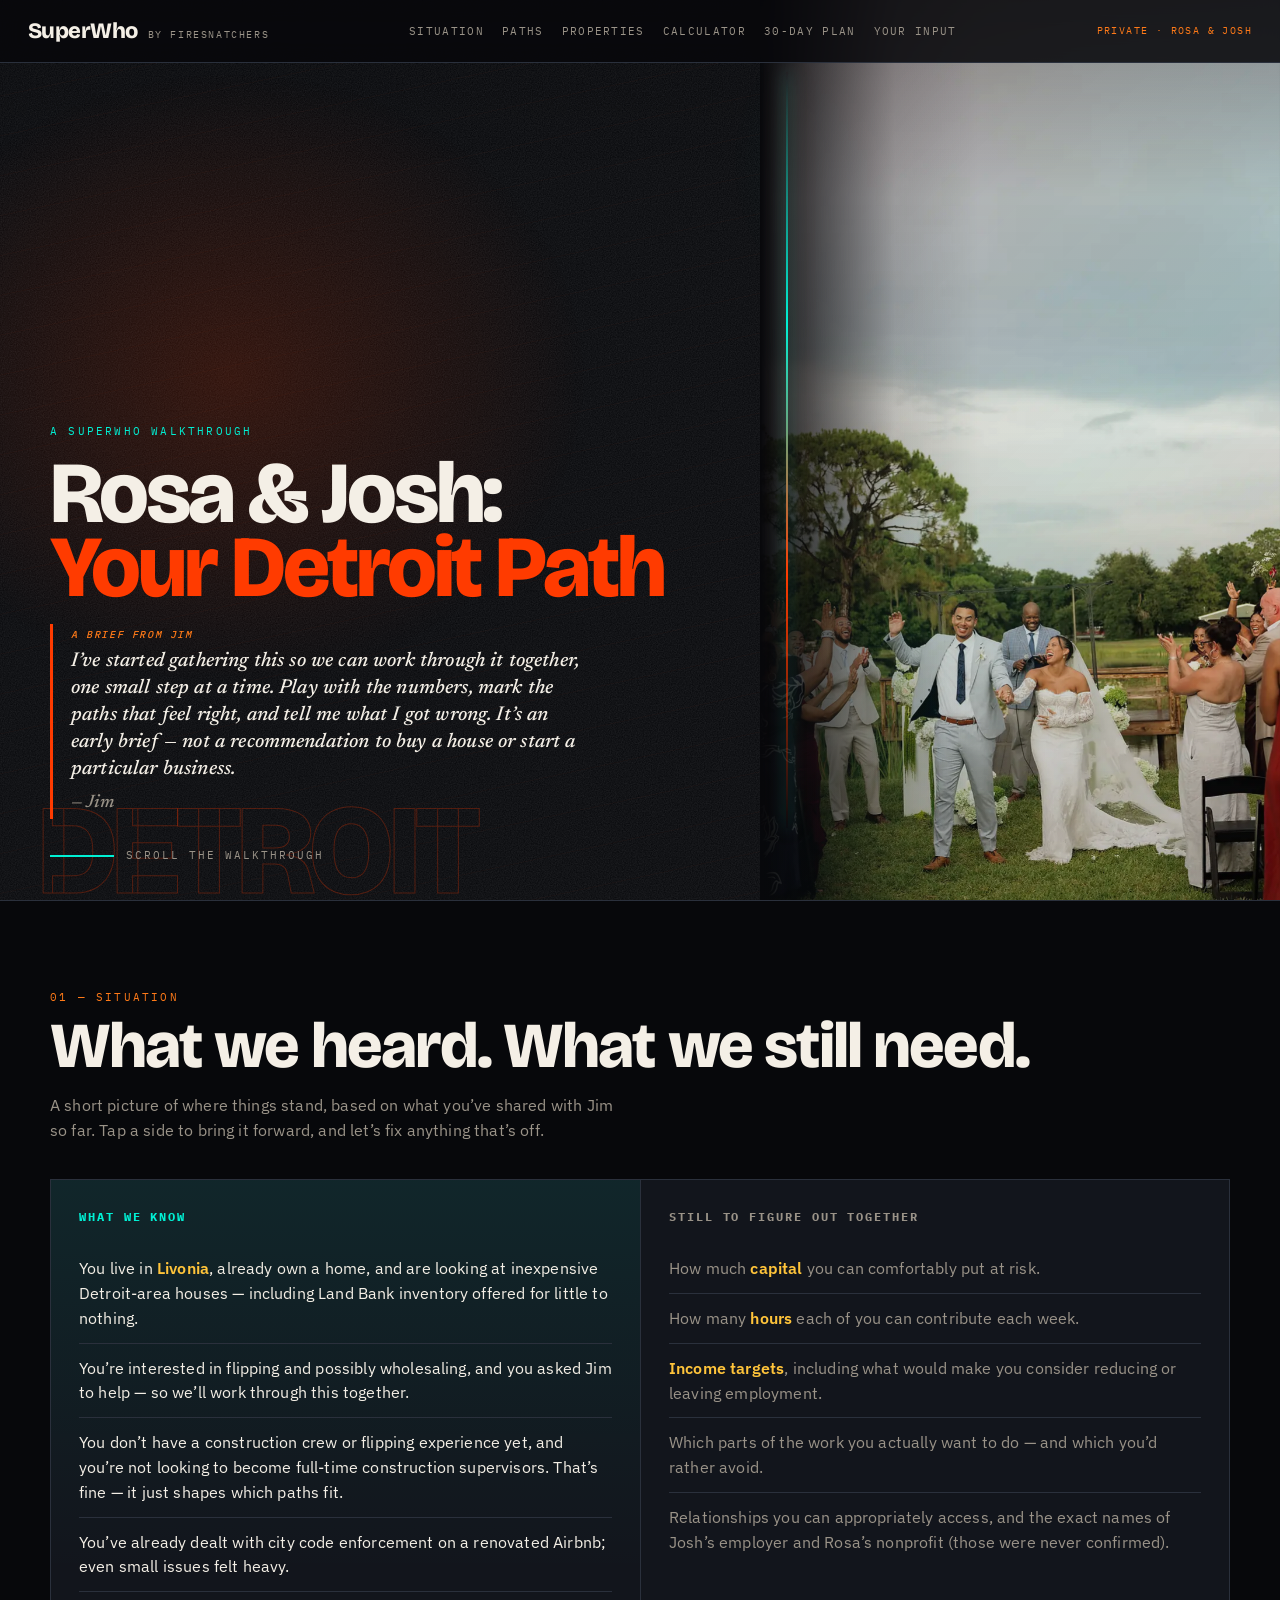
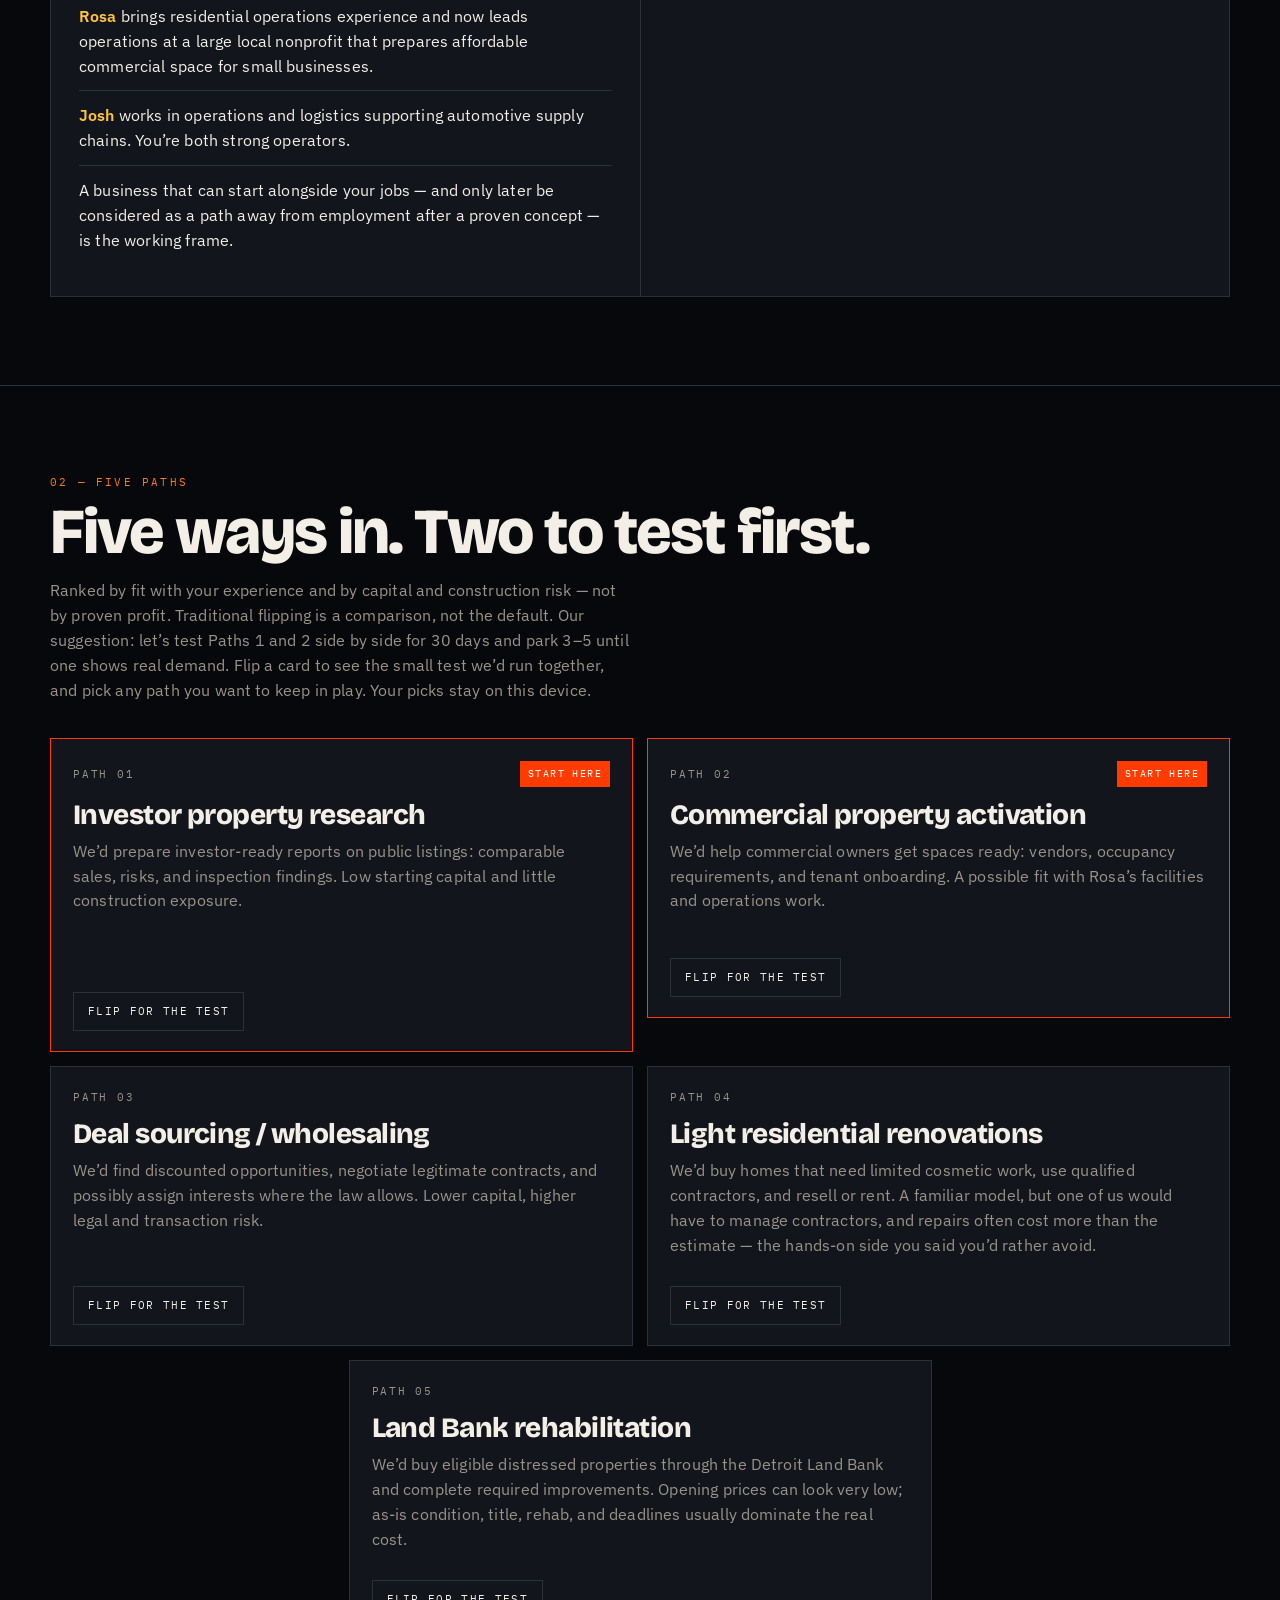
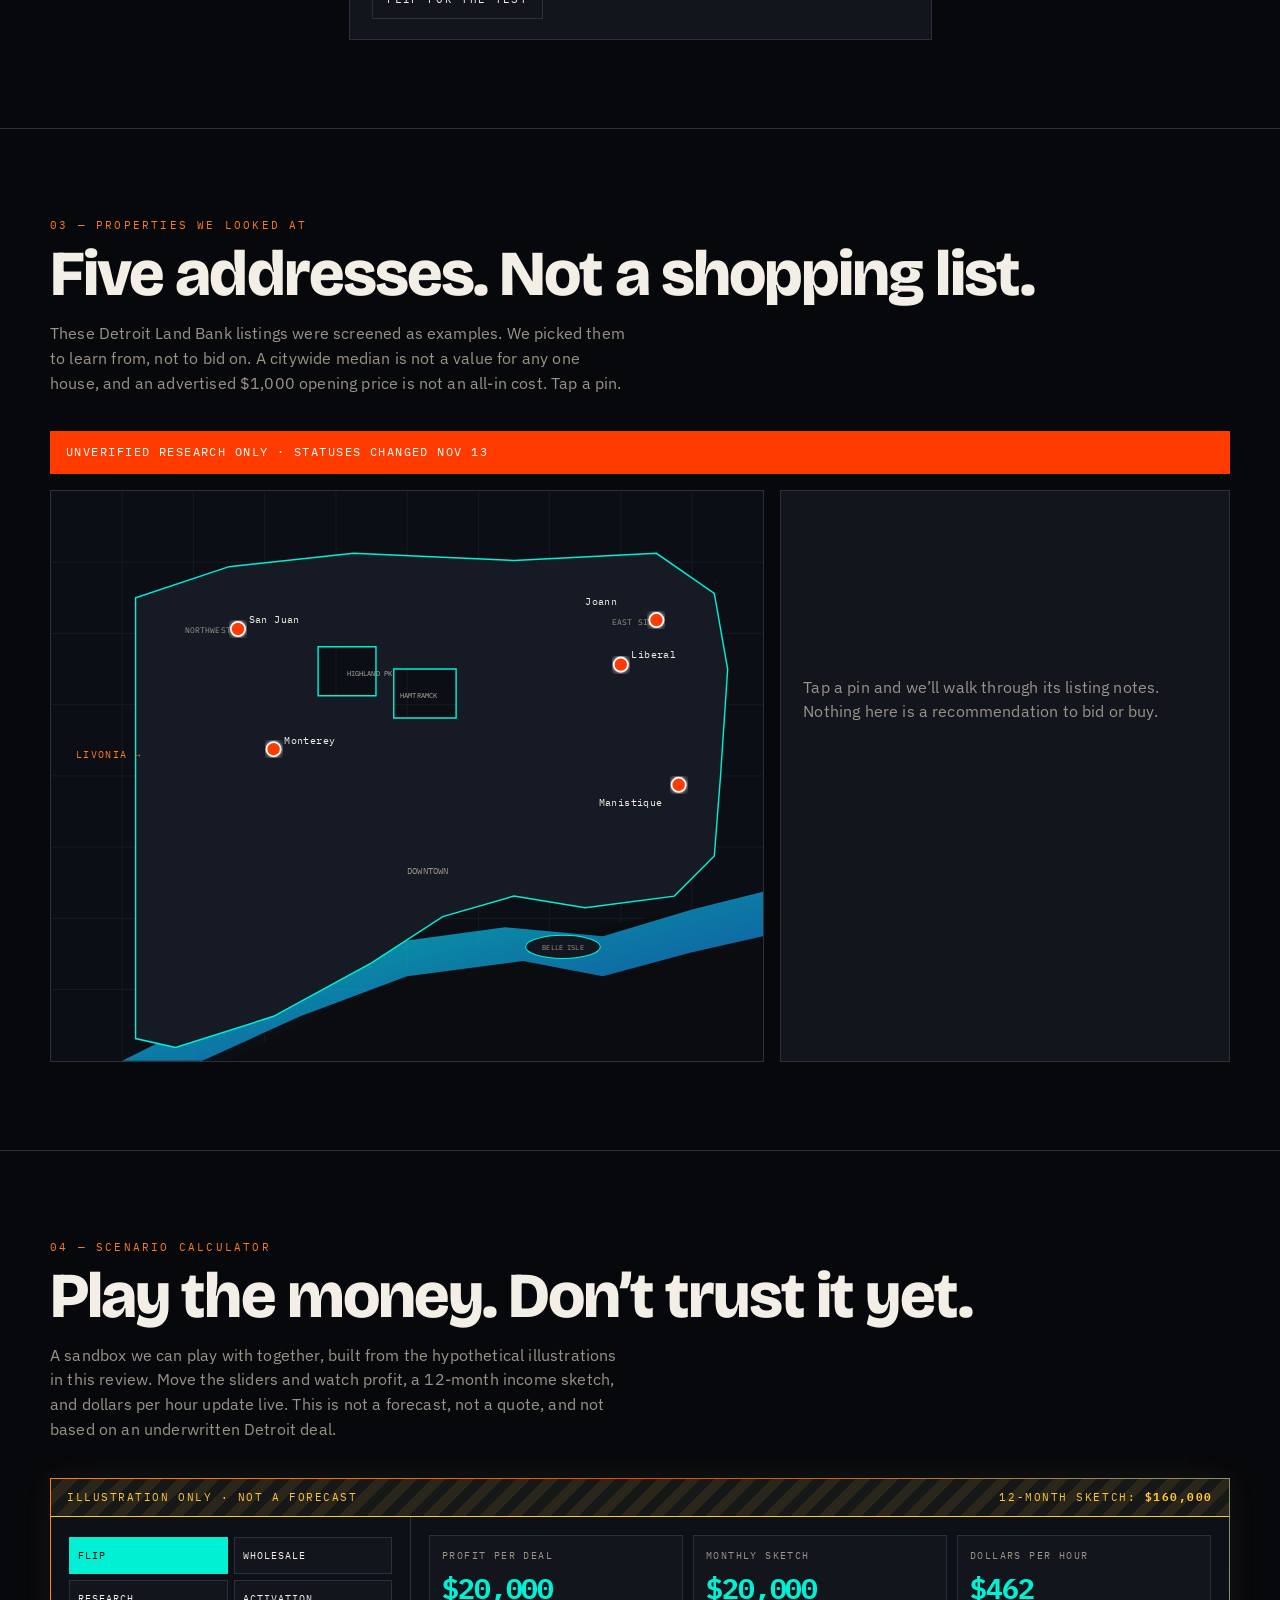
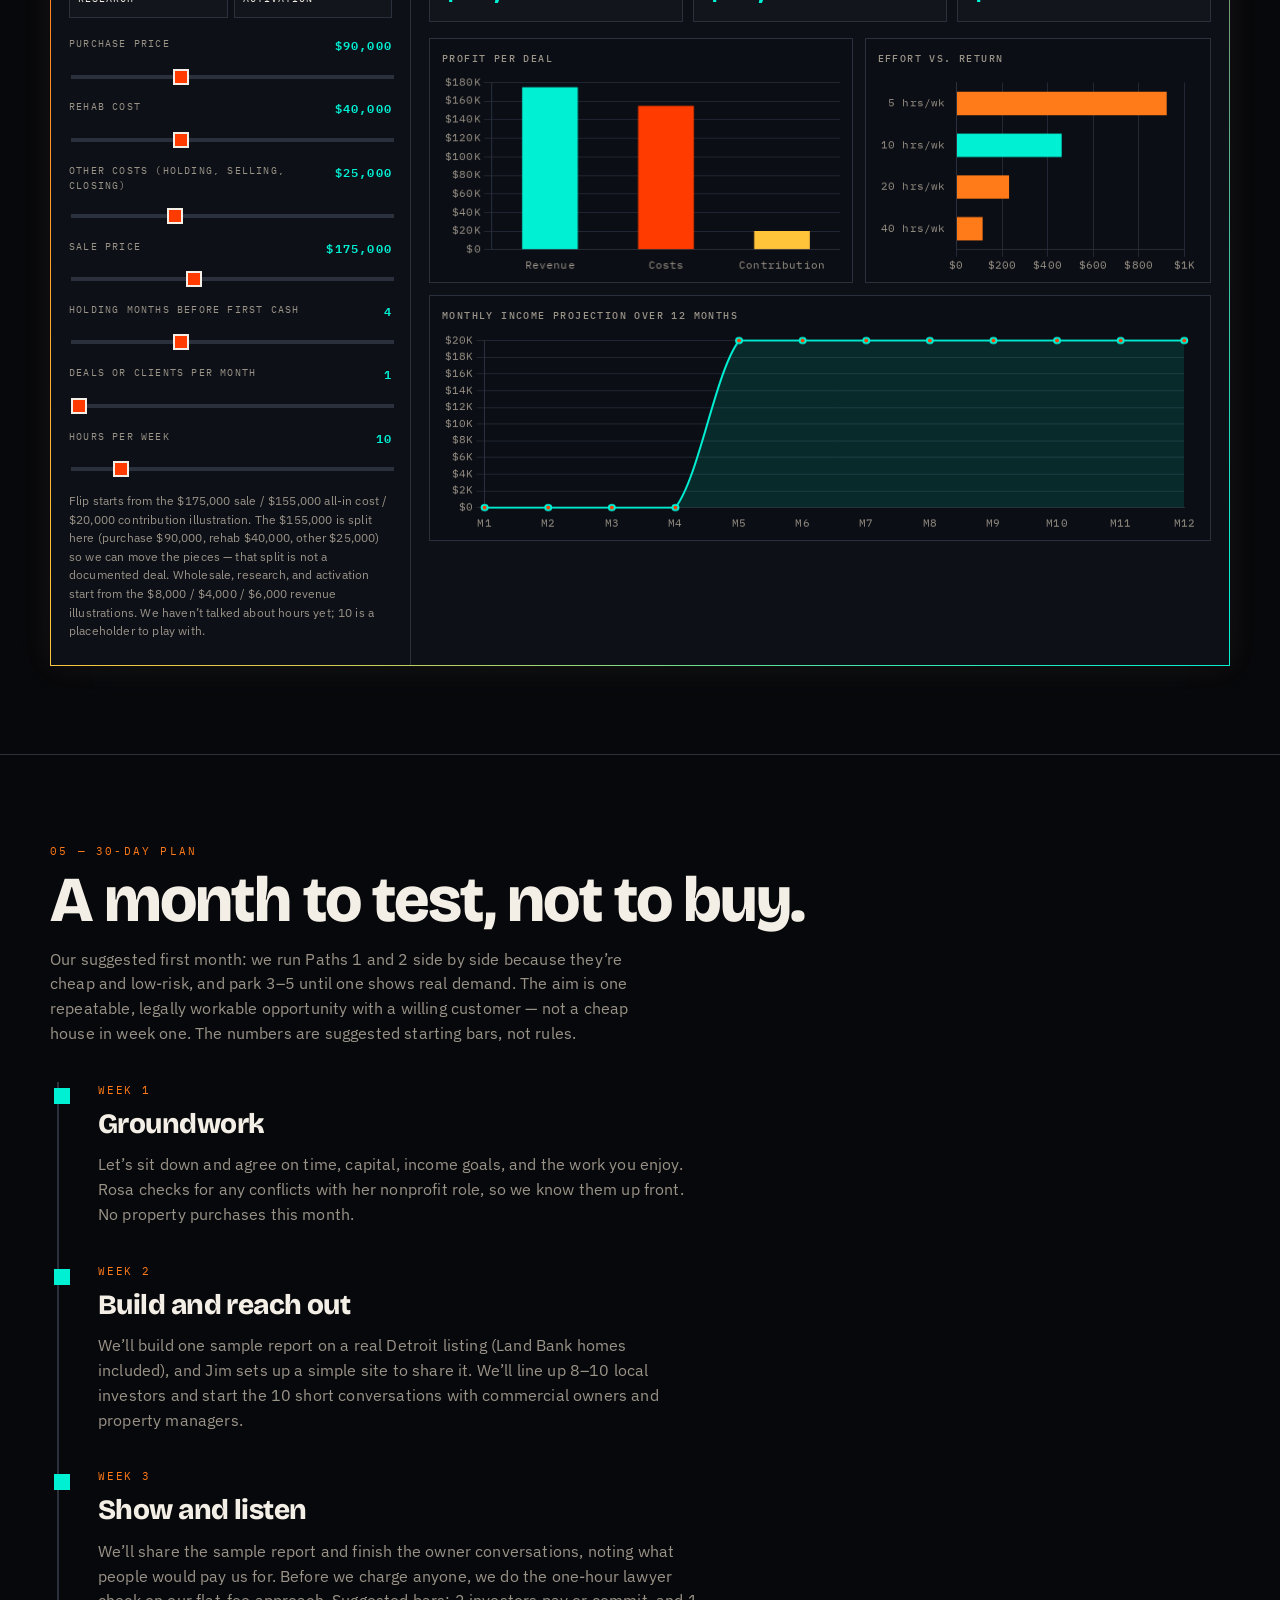
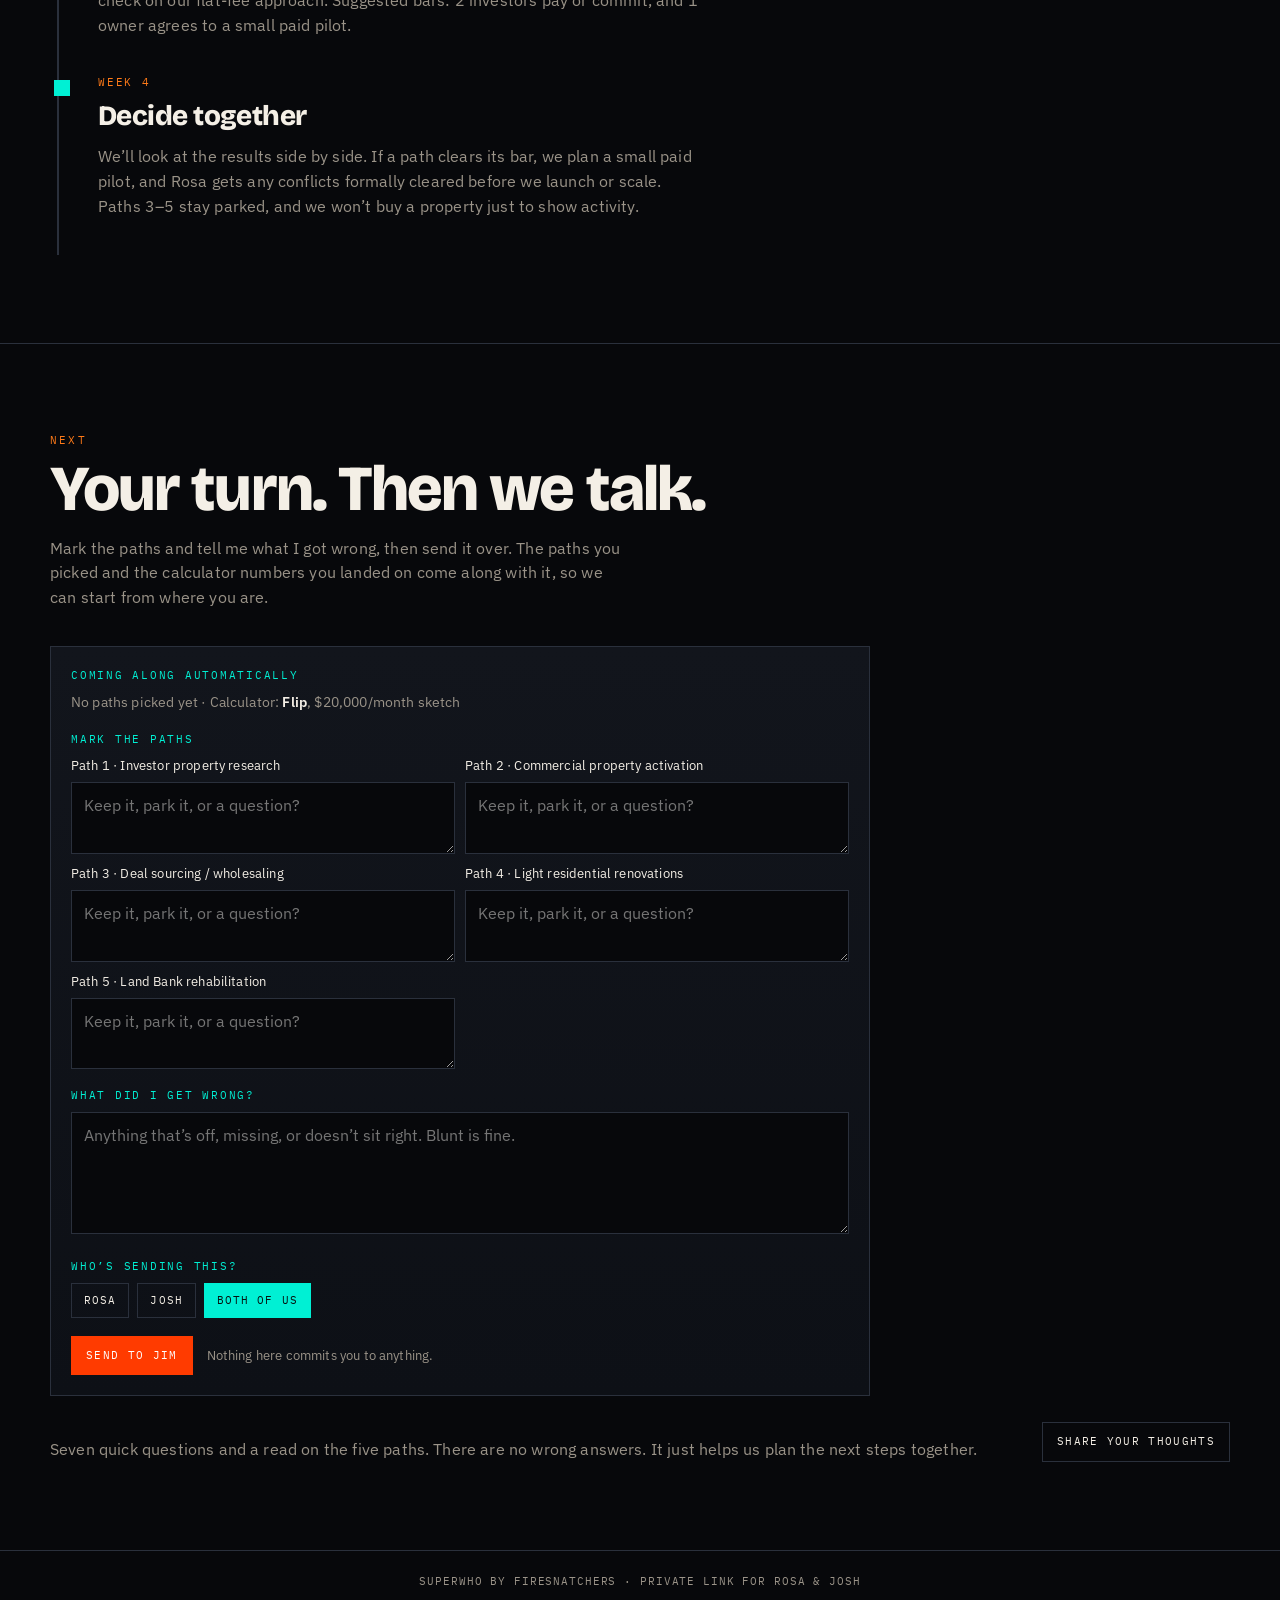
<file: index.html>
<!DOCTYPE html>
<html lang="en">
<head>
  <meta charset="utf-8">
  <meta name="robots" content="noindex, nofollow">
  <meta name="viewport" content="width=device-width, initial-scale=1">
  <title>Rosa &amp; Josh: Your Detroit Path · SuperWho</title>
  <link rel="stylesheet" href="fonts.css?v=6">
  <link rel="stylesheet" href="styles.css?v=6">
</head>
<body>
  <header class="site-header">
    <a class="brand" href="index.html">
      <span class="name">SuperWho</span>
      <span class="by">by FireSnatchers</span>
    </a>
    <nav class="nav" aria-label="Sections">
      <a href="#situation">Situation</a>
      <a href="#paths">Paths</a>
      <a href="#properties">Properties</a>
      <a href="#calculator">Calculator</a>
      <a href="#plan">30-day plan</a>
      <a href="input.html">Your input</a>
    </nav>
    <div class="prep">Private · Rosa &amp; Josh</div>
  </header>

  <section class="hero" id="top">
    <div class="hero-ambiance" aria-hidden="true"></div>
    <div class="hero-photo-wrap">
      <div class="hero-photo-ken">
        <img class="hero-photo" src="[data-uri]" width="1100" height="1540" alt="Rosa and Josh walking down the aisle at their wedding, celebrating with family and friends.">
      </div>
    </div>
    <div class="hero-bgword" aria-hidden="true">DETROIT</div>
    <div class="wrap">
      <p class="kicker">A SuperWho walkthrough</p>
      <h1>Rosa &amp; Josh:<br><em>Your Detroit Path</em></h1>
      <div class="hero-note">
        <p class="from">A brief from Jim</p>
        <p>I’ve started gathering this so we can work through it together, one small step at a time. Play with the numbers, mark the paths that feel right, and tell me what I got wrong. It’s an early brief — not a recommendation to buy a house or start a particular business.<span class="sign">— Jim</span></p>
      </div>
      <div class="scroll-cue"><span class="line"></span> Scroll the walkthrough</div>
    </div>
  </section>

  <main>
    <section class="block" id="situation">
      <div class="wrap">
        <p class="sec-index">01 — Situation</p>
        <h2>What we heard. What we still need.</h2>
        <p class="lede">A short picture of where things stand, based on what you’ve shared with Jim so far. Tap a side to bring it forward, and let’s fix anything that’s off.</p>
        <div class="situ-grid reveal">
          <div class="situ-pane known active" tabindex="0" role="button" aria-pressed="true">
            <h3>What we know</h3>
            <ul>
              <li>You live in <strong>Livonia</strong>, already own a home, and are looking at inexpensive Detroit-area houses — including Land Bank inventory offered for little to nothing.</li>
              <li>You’re interested in flipping and possibly wholesaling, and you asked Jim to help — so we’ll work through this together.</li>
              <li>You don’t have a construction crew or flipping experience yet, and you’re not looking to become full-time construction supervisors. That’s fine — it just shapes which paths fit.</li>
              <li>You’ve already dealt with city code enforcement on a renovated Airbnb; even small issues felt heavy.</li>
              <li><strong>Rosa</strong> brings residential operations experience and now leads operations at a large local nonprofit that prepares affordable commercial space for small businesses.</li>
              <li><strong>Josh</strong> works in operations and logistics supporting automotive supply chains. You’re both strong operators.</li>
              <li>A business that can start alongside your jobs — and only later be considered as a path away from employment after a proven concept — is the working frame.</li>
            </ul>
          </div>
          <div class="situ-pane unknown" tabindex="0" role="button" aria-pressed="false">
            <h3>Still to figure out together</h3>
            <ul>
              <li>How much <strong>capital</strong> you can comfortably put at risk.</li>
              <li>How many <strong>hours</strong> each of you can contribute each week.</li>
              <li><strong>Income targets</strong>, including what would make you consider reducing or leaving employment.</li>
              <li>Which parts of the work you actually want to do — and which you’d rather avoid.</li>
              <li>Relationships you can appropriately access, and the exact names of Josh’s employer and Rosa’s nonprofit (those were never confirmed).</li>
            </ul>
          </div>
        </div>
      </div>
    </section>

    <section class="block" id="paths">
      <div class="wrap">
        <p class="sec-index">02 — Five paths</p>
        <h2>Five ways in. Two to test first.</h2>
        <p class="lede">Ranked by fit with your experience and by capital and construction risk — not by proven profit. Traditional flipping is a comparison, not the default. Our suggestion: let’s test Paths 1 and 2 side by side for 30 days and park 3–5 until one shows real demand. Flip a card to see the small test we’d run together, and pick any path you want to keep in play. Your picks stay on this device.</p>
        <div class="paths">
          <article class="path start reveal" data-path="research">
            <div class="path-inner">
              <div class="path-face front">
                <div class="path-top"><span class="rank">Path 01</span><span class="badge">Start here</span></div>
                <h3>Investor property research</h3>
                <p>We’d prepare investor-ready reports on public listings: comparable sales, risks, and inspection findings. Low starting capital and little construction exposure.</p>
                <div class="path-actions">
                  <button class="btn" data-flip type="button">Flip for the test</button>
                  <span class="badge picked picked-flag" hidden>Picked</span>
                </div>
              </div>
              <div class="path-face back">
                <div class="path-top"><span class="rank">Path 01 · The test</span></div>
                <h3>Will someone pay?</h3>
                <p class="test">We’ll build one sample report on a real Detroit listing (Land Bank homes included, but not only those), and Jim will set up a simple site to show it to at least 8–10 local investors. Many people would invest but don’t know where to begin; we could serve them, or even change how the market works for them. Before we charge anyone, a one-hour lawyer check that a flat fee per report (not a cut of a deal) needs no Michigan real estate license. Suggested starting bar: 2 of them pay or commit to pay.</p>
                <div class="path-actions">
                  <button class="btn cyan" data-pick type="button">Pick this path</button>
                  <button class="btn" data-flip type="button">Flip back</button>
                </div>
              </div>
            </div>
          </article>

          <article class="path start reveal" data-path="activation">
            <div class="path-inner">
              <div class="path-face front">
                <div class="path-top"><span class="rank">Path 02</span><span class="badge">Start here</span></div>
                <h3>Commercial property activation</h3>
                <p>We’d help commercial owners get spaces ready: vendors, occupancy requirements, and tenant onboarding. A possible fit with Rosa’s facilities and operations work.</p>
                <div class="path-actions">
                  <button class="btn" data-flip type="button">Flip for the test</button>
                  <span class="badge picked picked-flag" hidden>Picked</span>
                </div>
              </div>
              <div class="path-face back">
                <div class="path-top"><span class="rank">Path 02 · The test</span></div>
                <h3>A paid problem</h3>
                <p class="test">Rosa checks now for any conflicts with her nonprofit role, so we know them before testing. Then we’ll have 10 short conversations with commercial owners or property managers. Suggested starting bar: one agrees to a small paid pilot. If it’s worth launching, we get any conflicts formally cleared before we launch or scale.</p>
                <div class="path-actions">
                  <button class="btn cyan" data-pick type="button">Pick this path</button>
                  <button class="btn" data-flip type="button">Flip back</button>
                </div>
              </div>
            </div>
          </article>

          <article class="path reveal" data-path="wholesale">
            <div class="path-inner">
              <div class="path-face front">
                <div class="path-top"><span class="rank">Path 03</span></div>
                <h3>Deal sourcing / wholesaling</h3>
                <p>We’d find discounted opportunities, negotiate legitimate contracts, and possibly assign interests where the law allows. Lower capital, higher legal and transaction risk.</p>
                <div class="path-actions">
                  <button class="btn" data-flip type="button">Flip for the test</button>
                  <span class="badge picked picked-flag" hidden>Picked</span>
                </div>
              </div>
              <div class="path-face back">
                <div class="path-top"><span class="rank">Path 03 · The test</span></div>
                <h3>Legal first</h3>
                <p class="test">Parked for now. Before anything else, we’d get a lawyer’s review of Michigan brokerage, advertising, and assignment rules, and build a list of real cash buyers together. No contracts until both are done. Land Bank contracts may not allow a quick wholesale.</p>
                <div class="path-actions">
                  <button class="btn cyan" data-pick type="button">Pick this path</button>
                  <button class="btn" data-flip type="button">Flip back</button>
                </div>
              </div>
            </div>
          </article>

          <article class="path reveal" data-path="reno">
            <div class="path-inner">
              <div class="path-face front">
                <div class="path-top"><span class="rank">Path 04</span></div>
                <h3>Light residential renovations</h3>
                <p>We’d buy homes that need limited cosmetic work, use qualified contractors, and resell or rent. A familiar model, but one of us would have to manage contractors, and repairs often cost more than the estimate — the hands-on side you said you’d rather avoid.</p>
                <div class="path-actions">
                  <button class="btn" data-flip type="button">Flip for the test</button>
                  <span class="badge picked picked-flag" hidden>Picked</span>
                </div>
              </div>
              <div class="path-face back">
                <div class="path-top"><span class="rank">Path 04 · The test</span></div>
                <h3>Does the math survive?</h3>
                <p class="test">Parked for now. When we’re ready, we’ll get 3 contractor bids on one real property and run them through the calculator with a 15–20% contingency. Suggested starting bar: if the profit doesn’t hold up, we set this path aside. It carries the most capital and contractor risk.</p>
                <div class="path-actions">
                  <button class="btn cyan" data-pick type="button">Pick this path</button>
                  <button class="btn" data-flip type="button">Flip back</button>
                </div>
              </div>
            </div>
          </article>

          <article class="path reveal" data-path="landbank">
            <div class="path-inner">
              <div class="path-face front">
                <div class="path-top"><span class="rank">Path 05</span></div>
                <h3>Land Bank rehabilitation</h3>
                <p>We’d buy eligible distressed properties through the Detroit Land Bank and complete required improvements. Opening prices can look very low; as-is condition, title, rehab, and deadlines usually dominate the real cost.</p>
                <div class="path-actions">
                  <button class="btn" data-flip type="button">Flip for the test</button>
                  <span class="badge picked picked-flag" hidden>Picked</span>
                </div>
              </div>
              <div class="path-face back">
                <div class="path-top"><span class="rank">Path 05 · The test</span></div>
                <h3>All-in, before a bid</h3>
                <p class="test">Parked for now, and no bids on the map houses yet. For one specific house, we’ll check the title, walk it with a contractor, and get a bid that fits the six-month rehab and occupancy rule. No bid until all three are done — missed program deadlines can put ownership at risk.</p>
                <div class="path-actions">
                  <button class="btn cyan" data-pick type="button">Pick this path</button>
                  <button class="btn" data-flip type="button">Flip back</button>
                </div>
              </div>
            </div>
          </article>
        </div>
      </div>
    </section>

    <section class="block" id="properties">
      <div class="wrap">
        <p class="sec-index">03 — Properties we looked at</p>
        <h2>Five addresses. Not a shopping list.</h2>
        <p class="lede">These Detroit Land Bank listings were screened as examples. We picked them to learn from, not to bid on. A citywide median is not a value for any one house, and an advertised $1,000 opening price is not an all-in cost. Tap a pin.</p>
        <div class="banner">Unverified research only · Statuses changed Nov 13</div>
        <div class="map-stage reveal">
          <svg class="map-svg" viewBox="0 0 800 640" role="img" aria-label="Stylized map of Detroit with five research pins">
            <defs>
              <linearGradient id="river" x1="0" y1="0" x2="1" y2="1">
                <stop offset="0" stop-color="#00f0d4" stop-opacity="0.85"/>
                <stop offset="1" stop-color="#1a6bff" stop-opacity="0.7"/>
              </linearGradient>
              <filter id="glow">
                <feGaussianBlur stdDeviation="3" result="b"/>
                <feMerge><feMergeNode in="b"/><feMergeNode in="SourceGraphic"/></feMerge>
              </filter>
            </defs>
            <rect width="800" height="640" fill="#0b0e14"/>
            <g stroke="#1c2230" stroke-width="1" opacity="0.7">
              <path d="M0 80 H800 M0 160 H800 M0 240 H800 M0 320 H800 M0 400 H800 M0 480 H800 M0 560 H800"/>
              <path d="M80 0 V640 M160 0 V640 M240 0 V640 M320 0 V640 M400 0 V640 M480 0 V640 M560 0 V640 M640 0 V640 M720 0 V640"/>
            </g>
            <!-- Windsor / south bank -->
            <path d="M200 640 L 430 520 L 560 500 L 800 455 L 800 640 Z" fill="#0a0c10"/>
            <!-- Detroit River + Lake St. Clair approach -->
            <path d="M 80 640 L 160 600 L 280 545 L 400 505 L 510 490 L 620 500 L 720 470 L 800 450 L 800 500 L 720 518 L 620 545 L 530 528 L 400 545 L 280 590 L 170 640 Z" fill="url(#river)" opacity="0.88"/>
            <!-- Belle Isle -->
            <ellipse cx="575" cy="512" rx="42" ry="13" fill="#12161e" stroke="#00f0d4" stroke-width="1.2"/>
            <text x="575" y="516" text-anchor="middle" fill="#9a9388" font-size="8" font-family="IBM Plex Mono, monospace">BELLE ISLE</text>
            <!-- Stylized Detroit: west edge, riverfront cut, east side, Hamtramck + Highland Park holes -->
            <path fill="#151a24" stroke="#00f0d4" stroke-width="1.6" fill-rule="evenodd" d="
              M 95 250
              L 95 120
              L 200 85
              L 340 70
              L 520 78
              L 680 70
              L 745 115
              L 760 200
              L 752 320
              L 745 410
              L 700 455
              L 600 468
              L 520 455
              L 440 478
              L 360 530
              L 250 590
              L 140 625
              L 95 615
              L 95 250
              Z
              M 300 175 L 300 230 L 365 230 L 365 175 Z
              M 385 200 L 385 255 L 455 255 L 455 200 Z
            "/>
            <text x="332" y="208" fill="#b7b1a8" font-size="8" font-family="IBM Plex Mono, monospace">HIGHLAND PK</text>
            <text x="392" y="232" fill="#b7b1a8" font-size="8" font-family="IBM Plex Mono, monospace">HAMTRAMCK</text>
            <text x="28" y="300" fill="#ff7a18" font-size="11" font-family="IBM Plex Mono, monospace" letter-spacing="1.5">LIVONIA →</text>
            <text x="400" y="430" fill="#9a9388" font-size="10" font-family="IBM Plex Mono, monospace">DOWNTOWN</text>
            <text x="630" y="150" fill="#9a9388" font-size="9" font-family="IBM Plex Mono, monospace">EAST SIDE</text>
            <text x="150" y="160" fill="#9a9388" font-size="9" font-family="IBM Plex Mono, monospace">NORTHWEST</text>
            <!-- Pins: approximate neighborhood positions -->
            <g class="pin" data-id="sanjuan" tabindex="0" role="button" aria-label="15493 San Juan Dr">
              <circle class="dot" cx="210" cy="155" r="8" filter="url(#glow)"/>
              <circle class="ring" cx="210" cy="155" r="10" />
              <text x="222" y="148">San Juan</text>
            </g>
            <g class="pin" data-id="monterey" tabindex="0" role="button" aria-label="2645 Monterey St">
              <circle class="dot" cx="250" cy="290" r="8" filter="url(#glow)"/>
              <circle class="ring" cx="250" cy="290" r="10" />
              <text x="262" y="284">Monterey</text>
            </g>
            <g class="pin" data-id="liberal" tabindex="0" role="button" aria-label="15693 Liberal St">
              <circle class="dot" cx="640" cy="195" r="8" filter="url(#glow)"/>
              <circle class="ring" cx="640" cy="195" r="10" />
              <text x="652" y="188">Liberal</text>
            </g>
            <g class="pin" data-id="joann" tabindex="0" role="button" aria-label="18030 Joann St">
              <circle class="dot" cx="680" cy="145" r="8" filter="url(#glow)"/>
              <circle class="ring" cx="680" cy="145" r="10" />
              <text x="600" y="128">Joann</text>
            </g>
            <g class="pin" data-id="manistique" tabindex="0" role="button" aria-label="5600 Manistique St">
              <circle class="dot" cx="705" cy="330" r="8" filter="url(#glow)"/>
              <circle class="ring" cx="705" cy="330" r="10" />
              <text x="615" y="354">Manistique</text>
            </g>
          </svg>
          <aside class="detail" id="pin-detail">
            <p class="empty">Tap a pin and we’ll walk through its listing notes. Nothing here is a recommendation to bid or buy.</p>
          </aside>
        </div>
      </div>
    </section>

    <section class="block" id="calculator">
      <div class="wrap">
        <p class="sec-index">04 — Scenario calculator</p>
        <h2>Play the money. Don’t trust it yet.</h2>
        <p class="lede">A sandbox we can play with together, built from the hypothetical illustrations in this review. Move the sliders and watch profit, a 12-month income sketch, and dollars per hour update live. This is not a forecast, not a quote, and not based on an underwritten Detroit deal.</p>
        <div class="calc-shell reveal" id="calc">
          <div class="calc-stamp">
            <span>Illustration only · not a forecast</span>
            <span id="kpi-year-label">12-month sketch: <strong id="kpi-year">$0</strong></span>
          </div>
          <div class="calc-grid">
            <div class="calc-controls">
              <div class="path-switch" role="tablist" aria-label="Scenario path">
                <button type="button" data-calc-path="flip" class="on" aria-label="Flip">Flip</button>
                <button type="button" data-calc-path="wholesale" aria-label="Wholesale">Wholesale</button>
                <button type="button" data-calc-path="research" aria-label="Investor research service">Research</button>
                <button type="button" data-calc-path="activation" aria-label="Commercial activation">Activation</button>
              </div>

              <div class="ctrl" data-for="flip">
                <label>Purchase price <output id="out-purchase">$90,000</output></label>
                <input type="range" data-bind="purchase" min="10000" max="250000" step="1000" value="90000">
              </div>
              <div class="ctrl" data-for="flip">
                <label>Rehab cost <output id="out-rehab">$40,000</output></label>
                <input type="range" data-bind="rehab" min="0" max="120000" step="1000" value="40000">
              </div>
              <div class="ctrl" data-for="flip">
                <label>Other costs (holding, selling, closing) <output id="out-other">$25,000</output></label>
                <input type="range" data-bind="other" min="0" max="80000" step="1000" value="25000">
              </div>
              <div class="ctrl" data-for="flip">
                <label>Sale price <output id="out-sale">$175,000</output></label>
                <input type="range" data-bind="sale" min="40000" max="400000" step="1000" value="175000">
              </div>
              <div class="ctrl" data-for="wholesale research activation">
                <label>Fee / revenue per job <output id="out-fee">$8,000</output></label>
                <input type="range" data-bind="fee" min="250" max="20000" step="50" value="8000">
              </div>
              <div class="ctrl" data-for="wholesale research activation">
                <label>Direct cost per job <output id="out-unitCost">$2,500</output></label>
                <input type="range" data-bind="unitCost" min="0" max="15000" step="50" value="2500">
              </div>
              <div class="ctrl">
                <label>Holding months before first cash <output id="out-holding">4</output></label>
                <input type="range" data-bind="holding" min="0" max="12" step="1" value="4">
              </div>
              <div class="ctrl">
                <label>Deals or clients per month <output id="out-volume">1</output></label>
                <input type="range" data-bind="volume" min="1" max="12" step="1" value="1">
              </div>
              <div class="ctrl">
                <label>Hours per week <output id="out-hours">10</output></label>
                <input type="range" data-bind="hours" min="2" max="60" step="1" value="10">
              </div>
              <p class="calc-note">Flip starts from the $175,000 sale / $155,000 all-in cost / $20,000 contribution illustration. The $155,000 is split here (purchase $90,000, rehab $40,000, other $25,000) so we can move the pieces — that split is not a documented deal. Wholesale, research, and activation start from the $8,000 / $4,000 / $6,000 revenue illustrations. We haven’t talked about hours yet; 10 is a placeholder to play with.</p>
            </div>
            <div class="calc-viz">
              <div class="kpi-row">
                <div class="kpi"><div class="lbl">Profit per deal</div><div class="val" id="kpi-profit">$0</div></div>
                <div class="kpi"><div class="lbl">Monthly sketch</div><div class="val" id="kpi-month">$0</div></div>
                <div class="kpi"><div class="lbl">Dollars per hour</div><div class="val" id="kpi-hour">$0</div></div>
              </div>
              <div class="charts">
                <div class="chart-box">
                  <h3>Profit per deal</h3>
                  <canvas id="chart-profit" height="200"></canvas>
                </div>
                <div class="chart-box">
                  <h3>Effort vs. return</h3>
                  <canvas id="chart-hour" height="200"></canvas>
                </div>
                <div class="chart-box wide">
                  <h3>Monthly income projection over 12 months</h3>
                  <canvas id="chart-year" height="200"></canvas>
                </div>
              </div>
            </div>
          </div>
        </div>
      </div>
    </section>

    <section class="block" id="plan">
      <div class="wrap">
        <p class="sec-index">05 — 30-day plan</p>
        <h2>A month to test, not to buy.</h2>
        <p class="lede">Our suggested first month: we run Paths 1 and 2 side by side because they’re cheap and low-risk, and park 3–5 until one shows real demand. The aim is one repeatable, legally workable opportunity with a willing customer — not a cheap house in week one. The numbers are suggested starting bars, not rules.</p>
        <div class="timeline">
          <div class="timeline-fill" aria-hidden="true"></div>
          <article class="week">
            <p class="wk">Week 1</p>
            <h3>Groundwork</h3>
            <p>Let’s sit down and agree on time, capital, income goals, and the work you enjoy. Rosa checks for any conflicts with her nonprofit role, so we know them up front. No property purchases this month.</p>
          </article>
          <article class="week">
            <p class="wk">Week 2</p>
            <h3>Build and reach out</h3>
            <p>We’ll build one sample report on a real Detroit listing (Land Bank homes included), and Jim sets up a simple site to share it. We’ll line up 8–10 local investors and start the 10 short conversations with commercial owners and property managers.</p>
          </article>
          <article class="week">
            <p class="wk">Week 3</p>
            <h3>Show and listen</h3>
            <p>We’ll share the sample report and finish the owner conversations, noting what people would pay us for. Before we charge anyone, we do the one-hour lawyer check on our flat-fee approach. Suggested bars: 2 investors pay or commit, and 1 owner agrees to a small paid pilot.</p>
          </article>
          <article class="week">
            <p class="wk">Week 4</p>
            <h3>Decide together</h3>
            <p>We’ll look at the results side by side. If a path clears its bar, we plan a small paid pilot, and Rosa gets any conflicts formally cleared before we launch or scale. Paths 3–5 stay parked, and we won’t buy a property just to show activity.</p>
          </article>
        </div>
      </div>
    </section>

    <section class="block" id="take">
      <div class="wrap">
        <p class="sec-index">Next</p>
        <h2>Your turn. Then we talk.</h2>
        <p class="lede">Mark the paths and tell me what I got wrong, then send it over. The paths you picked and the calculator numbers you landed on come along with it, so we can start from where you are.</p>
        <div class="take-card reveal" id="take-card">
          <div class="take-row">
            <p class="take-label">Coming along automatically</p>
            <p class="take-auto" id="take-auto">Your picks and calculator numbers.</p>
          </div>
          <div class="take-row">
            <p class="take-label">Mark the paths</p>
            <div class="take-notes">
            <label class="take-note"><span>Path 1 · Investor property research</span><textarea rows="2" data-note="research" maxlength="300" placeholder="Keep it, park it, or a question?"></textarea></label>
            <label class="take-note"><span>Path 2 · Commercial property activation</span><textarea rows="2" data-note="activation" maxlength="300" placeholder="Keep it, park it, or a question?"></textarea></label>
            <label class="take-note"><span>Path 3 · Deal sourcing / wholesaling</span><textarea rows="2" data-note="wholesale" maxlength="300" placeholder="Keep it, park it, or a question?"></textarea></label>
            <label class="take-note"><span>Path 4 · Light residential renovations</span><textarea rows="2" data-note="reno" maxlength="300" placeholder="Keep it, park it, or a question?"></textarea></label>
            <label class="take-note"><span>Path 5 · Land Bank rehabilitation</span><textarea rows="2" data-note="landbank" maxlength="300" placeholder="Keep it, park it, or a question?"></textarea></label>
            </div>
          </div>
          <div class="take-row">
            <label class="take-label" for="take-wrong">What did I get wrong?</label>
            <textarea id="take-wrong" rows="4" maxlength="1200" placeholder="Anything that’s off, missing, or doesn’t sit right. Blunt is fine."></textarea>
          </div>
          <div class="take-row">
            <p class="take-label">Who’s sending this?</p>
            <div class="chips" id="take-from">
              <label class="chip"><input type="radio" name="take-from" value="Rosa"><span>Rosa</span></label>
              <label class="chip"><input type="radio" name="take-from" value="Josh"><span>Josh</span></label>
              <label class="chip"><input type="radio" name="take-from" value="Rosa and Josh" checked><span>Both of us</span></label>
            </div>
          </div>
          <div class="take-send">
            <button class="btn fire" type="button" id="take-send">Send to Jim</button>
            <p class="hint" id="take-hint">Nothing here commits you to anything.</p>
          </div>
        </div>
        <div class="take-thanks" id="take-thanks" hidden tabindex="-1">
          <h3>Thank you. It’s on its way.</h3>
          <p>Jim and the team will read every word and get back to you soon. We’ll work through it together from here.</p>
          <p class="take-more">Got five more minutes? <a href="input.html">Answer seven quick questions</a> to help us plan the next step.</p>
        </div>
        <div class="cta-band take-band">
          <div>
            <p>Seven quick questions and a read on the five paths. There are no wrong answers. It just helps us plan the next steps together.</p>
          </div>
          <a class="btn" href="input.html">Share your thoughts</a>
        </div>
      </div>
    </section>
  </main>

  <footer class="site-footer">SuperWho by FireSnatchers · Private link for Rosa &amp; Josh</footer>
  <script src="vendor/chart.umd.min.js"></script>
  <script src="site.js?v=6"></script>
</body>
</html>
</file>
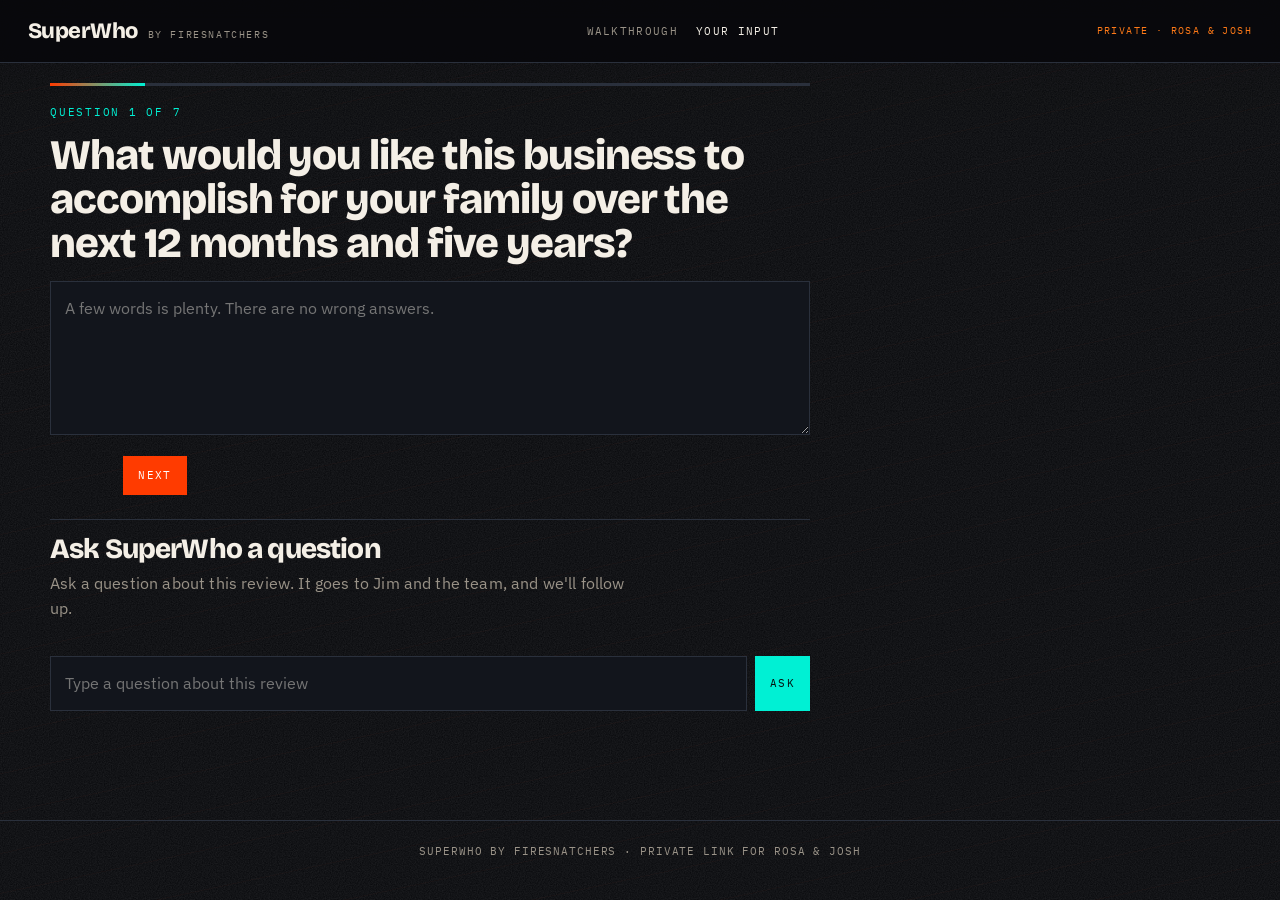
<file: input.html>
<!DOCTYPE html>
<html lang="en">
<head>
  <meta charset="utf-8">
  <meta name="robots" content="noindex, nofollow">
  <meta name="viewport" content="width=device-width, initial-scale=1">
  <title>Your input · SuperWho</title>
  <link rel="stylesheet" href="fonts.css?v=6">
  <link rel="stylesheet" href="styles.css?v=6">
</head>
<body class="input-page">
  <header class="site-header">
    <a class="brand" href="index.html">
      <span class="name">SuperWho</span>
      <span class="by">by FireSnatchers</span>
    </a>
    <nav class="nav" aria-label="Sections">
      <a href="index.html">Walkthrough</a>
      <a href="input.html" class="active">Your input</a>
    </nav>
    <div class="prep">Private · Rosa &amp; Josh</div>
  </header>

  <main>
    <div class="wrap" id="input-flow">
      <div id="q-card" class="q-card">
        <div class="progress-bar" id="q-progress" aria-hidden="true"><span></span></div>
        <p class="q-step" id="q-step">Question 1 of 7</p>
        <h1 id="q-text">What would you like this business to accomplish for your family over the next 12 months and five years?</h1>
        <div>
          <label class="visually-hidden" for="q-answer" style="position:absolute;width:1px;height:1px;overflow:hidden;clip:rect(0,0,0,0);">Your answer</label>
          <textarea id="q-answer" rows="5" placeholder="A few words is plenty. There are no wrong answers."></textarea>
        </div>

        <div id="react-block" style="display:none">
          <p class="lede" style="margin-bottom:18px">For each path, choose thumbs up, questions, or not for us. Then leave anything else for Jim, and we’ll go through it together.</p>
          <div class="react-row">
            <h3>Investor property research</h3>
            <div class="chips">
              <label class="chip"><input type="radio" name="r1" value="up"><span>Thumbs up</span></label>
              <label class="chip"><input type="radio" name="r1" value="q"><span>Questions</span></label>
              <label class="chip"><input type="radio" name="r1" value="no"><span>Not for us</span></label>
            </div>
          </div>
          <div class="react-row">
            <h3>Commercial property activation</h3>
            <div class="chips">
              <label class="chip"><input type="radio" name="r2" value="up"><span>Thumbs up</span></label>
              <label class="chip"><input type="radio" name="r2" value="q"><span>Questions</span></label>
              <label class="chip"><input type="radio" name="r2" value="no"><span>Not for us</span></label>
            </div>
          </div>
          <div class="react-row">
            <h3>Deal sourcing / wholesaling</h3>
            <div class="chips">
              <label class="chip"><input type="radio" name="r3" value="up"><span>Thumbs up</span></label>
              <label class="chip"><input type="radio" name="r3" value="q"><span>Questions</span></label>
              <label class="chip"><input type="radio" name="r3" value="no"><span>Not for us</span></label>
            </div>
          </div>
          <div class="react-row">
            <h3>Light residential renovations</h3>
            <div class="chips">
              <label class="chip"><input type="radio" name="r4" value="up"><span>Thumbs up</span></label>
              <label class="chip"><input type="radio" name="r4" value="q"><span>Questions</span></label>
              <label class="chip"><input type="radio" name="r4" value="no"><span>Not for us</span></label>
            </div>
          </div>
          <div class="react-row">
            <h3>Land Bank rehabilitation</h3>
            <div class="chips">
              <label class="chip"><input type="radio" name="r5" value="up"><span>Thumbs up</span></label>
              <label class="chip"><input type="radio" name="r5" value="q"><span>Questions</span></label>
              <label class="chip"><input type="radio" name="r5" value="no"><span>Not for us</span></label>
            </div>
          </div>
        </div>

        <div id="send-block" style="display:none;margin-top:18px">
          <label for="comments" style="display:block;font-family:var(--mono);font-size:11px;letter-spacing:0.14em;text-transform:uppercase;color:var(--muted);margin-bottom:8px">Anything else we should know?</label>
          <textarea id="comments" rows="4" placeholder="Questions, concerns, or something we missed."></textarea>
          <div class="q-nav">
            <button class="btn fire" type="button" id="send-btn">Send to Jim</button>
          </div>
          <p class="hint" id="send-hint"></p>
          <p class="calc-note">When you tap Send, this goes to Jim and the team.</p>
        </div>

        <div class="q-nav">
          <button class="btn" type="button" id="q-back">Back</button>
          <button class="btn fire" type="button" id="q-next">Next</button>
        </div>
      </div>

      <div id="thanks" class="thanks">
        <p class="q-step">Got it</p>
        <h1>Thank you.</h1>
        <p class="lede">Sent to Jim and the team. We'll go through it together. You can return to the walkthrough or jot a question in the box below.</p>
        <p><a class="btn" href="index.html">Return to the walkthrough</a></p>
      </div>

      <div class="ask">
        <h2>Ask SuperWho a question</h2>
        <p class="lede">Ask a question about this review. It goes to Jim and the team, and we'll follow up.</p>
        <div class="ask-row">
          <input type="text" id="askq" placeholder="Type a question about this review">
          <button class="btn cyan" type="button" id="ask-btn">Ask</button>
        </div>
        <p class="hint" id="ask-hint"></p>
      </div>
    </div>
  </main>

  <footer class="site-footer">SuperWho by FireSnatchers · Private link for Rosa &amp; Josh</footer>
  <script src="site.js?v=6"></script>
</body>
</html>
</file>
<file: fonts.css>
@font-face {
  font-family: 'IBM Plex Mono';
  font-style: normal;
  font-weight: 400;
  font-display: swap;
  src: url('[data-uri]') format('woff2');
}

@font-face {
  font-family: 'IBM Plex Mono';
  font-style: normal;
  font-weight: 500;
  font-display: swap;
  src: url('[data-uri]') format('woff2');
}

@font-face {
  font-family: 'IBM Plex Mono';
  font-style: normal;
  font-weight: 600;
  font-display: swap;
  src: url('[data-uri]') format('woff2');
}

@font-face {
  font-family: 'IBM Plex Mono';
  font-style: normal;
  font-weight: 700;
  font-display: swap;
  src: url('[data-uri]') format('woff2');
}

@font-face {
  font-family: 'IBM Plex Sans';
  font-style: normal;
  font-weight: 400;
  font-display: swap;
  src: url('[data-uri]') format('woff2');
}

@font-face {
  font-family: 'IBM Plex Sans';
  font-style: normal;
  font-weight: 500;
  font-display: swap;
  src: url('[data-uri]') format('woff2');
}

@font-face {
  font-family: 'IBM Plex Sans';
  font-style: normal;
  font-weight: 600;
  font-display: swap;
  src: url('[data-uri]') format('woff2');
}

@font-face {
  font-family: 'Newsreader';
  font-style: italic;
  font-weight: 500;
  font-display: swap;
  src: url('[data-uri]') format('woff2');
}

@font-face {
  font-family: 'Newsreader';
  font-style: italic;
  font-weight: 600;
  font-display: swap;
  src: url('[data-uri]') format('woff2');
}

@font-face {
  font-family: 'Bricolage Grotesque';
  font-style: normal;
  font-weight: 700 800;
  font-stretch: 100%;
  font-display: swap;
  src: url('[data-uri]') format('woff2');
  unicode-range: U+0000-00FF, U+0131, U+0152-0153, U+02BB-02BC, U+02C6, U+02DA, U+02DC, U+0304, U+0308, U+0329, U+2000-206F, U+20AC, U+2122, U+2191, U+2193, U+2212, U+2215, U+FEFF, U+FFFD;
}
</file>
<file: styles.css>
@import url("fonts.css?v=4");

:root {
  --bg: #07080b;
  --bg-2: #0d1016;
  --panel: #12151c;
  --line: #2a303c;
  --text: #f4efe6;
  --muted: #9a9388;
  --fire: #ff3b00;
  --fire-2: #ff7a18;
  --amber: #ffc43a;
  --cyan: #00f0d4;
  --cyan-dim: #0b3f3b;
  --danger: #ff4d6a;
  --ok: #3dff9a;
  --sans: "IBM Plex Sans", "Helvetica Neue", sans-serif;
  --display: "Bricolage Grotesque", "Arial Black", sans-serif;
  --mono: "IBM Plex Mono", ui-monospace, monospace;
  --serif: "Newsreader", Georgia, serif;
}

* { box-sizing: border-box; }
html { scroll-behavior: smooth; }
html, body { margin: 0; padding: 0; background: var(--bg); color: var(--text); }
body {
  font-family: var(--sans);
  font-size: 16px;
  line-height: 1.55;
  letter-spacing: 0.01em;
  min-height: 100%;
}
body::before {
  content: "";
  position: fixed;
  inset: 0;
  pointer-events: none;
  z-index: 0;
  opacity: 0.18;
  background-image: url("data:image/svg+xml;utf8,<svg xmlns='http://www.w3.org/2000/svg' width='180' height='180'><filter id='n'><feTurbulence type='fractalNoise' baseFrequency='0.85' numOctaves='2' stitchTiles='stitch'/><feColorMatrix values='0 0 0 0 1  0 0 0 0 1  0 0 0 0 1  0 0 0 0.55 0'/></filter><rect width='100%' height='100%' filter='url(%23n)'/></svg>");
}
body::after {
  content: "";
  position: fixed;
  inset: 0;
  pointer-events: none;
  z-index: 0;
  background:
    linear-gradient(180deg, rgba(7,8,11,0.15), transparent 18%),
    repeating-linear-gradient(-12deg, transparent 0 38px, rgba(255,59,0,0.025) 38px 39px);
}
a { color: var(--cyan); text-decoration: none; }
a:hover { color: var(--amber); }
img { max-width: 100%; }
button, input, select, textarea { font: inherit; color: inherit; }
button { cursor: pointer; }

.site-header, main, .site-footer { position: relative; z-index: 1; }

.site-header {
  position: sticky;
  top: 0;
  z-index: 40;
  display: flex;
  align-items: center;
  justify-content: space-between;
  gap: 16px;
  padding: 14px 28px;
  background: rgba(7,8,11,0.86);
  border-bottom: 1px solid var(--line);
  backdrop-filter: blur(10px);
}
.brand { display: flex; align-items: baseline; gap: 10px; text-decoration: none; color: inherit; }
.brand .name {
  font-family: var(--display);
  font-weight: 800;
  font-size: 22px;
  letter-spacing: -0.025em;
}
.brand .by {
  font-family: var(--mono);
  font-size: 10px;
  letter-spacing: 0.16em;
  text-transform: uppercase;
  color: var(--muted);
}
.nav { display: flex; flex-wrap: wrap; gap: 18px; }
.nav a {
  font-family: var(--mono);
  font-size: 11px;
  letter-spacing: 0.12em;
  text-transform: uppercase;
  color: var(--muted);
}
.nav a:hover, .nav a.active { color: var(--text); }
.prep {
  font-family: var(--mono);
  font-size: 10px;
  letter-spacing: 0.14em;
  text-transform: uppercase;
  color: var(--fire-2);
  white-space: nowrap;
}

.wrap { width: min(1180px, calc(100% - 40px)); margin: 0 auto; }

/* HERO */
.hero {
  min-height: 100vh;
  min-height: 100dvh;
  margin-top: -63px;
  display: grid;
  align-content: end;
  padding: 108px 0 36px;
  position: relative;
  overflow: hidden;
}
.hero .wrap { position: relative; z-index: 2; }
@media (min-width: 901px) {
  .hero .wrap { padding-right: min(44vw, 540px); }
}

.hero-ambiance {
  position: absolute;
  inset: 0;
  pointer-events: none;
  z-index: 0;
  background:
    radial-gradient(ellipse 45% 55% at 18% 42%, rgba(255,59,0,0.16), transparent 62%),
    radial-gradient(ellipse 35% 40% at 78% 18%, rgba(0,240,212,0.10), transparent 60%);
  animation: ambi-shift 14s ease-in-out infinite alternate;
}
@keyframes ambi-shift {
  from { transform: translate3d(0,0,0) scale(1); opacity: 0.85; }
  to   { transform: translate3d(3%, 2%, 0) scale(1.08); opacity: 1; }
}

.hero-photo-wrap {
  position: absolute;
  top: 0;
  right: 0;
  bottom: 0;
  width: min(42vw, 520px);
  z-index: 1;
  overflow: hidden;
  pointer-events: none;
}
.hero-photo-wrap::before {
  /* glowing left edge */
  content: "";
  position: absolute;
  left: 5%;
  top: 8%;
  bottom: 8%;
  width: 2px;
  background: linear-gradient(180deg, transparent, var(--cyan), var(--fire), transparent);
  box-shadow: 0 0 16px rgba(0,240,212,0.55), 0 0 28px rgba(255,59,0,0.35);
  animation: edge-glow 4.5s ease-in-out infinite;
  z-index: 3;
}
@keyframes edge-glow {
  0%, 100% { opacity: 0.65; filter: blur(0.2px); }
  50% { opacity: 1; filter: blur(0.6px); }
}
.hero-photo-wrap::after {
  /* left fade + light brand grade — faces stay clear */
  content: "";
  position: absolute;
  inset: 0;
  z-index: 2;
  background:
    linear-gradient(90deg, var(--bg) 0%, rgba(7,8,11,0.72) 8%, rgba(7,8,11,0.15) 26%, transparent 42%),
    linear-gradient(180deg, rgba(7,8,11,0.28) 0%, transparent 22%, rgba(7,8,11,0.22) 100%),
    linear-gradient(135deg, rgba(255,59,0,0.12), rgba(0,240,212,0.06) 55%, transparent 80%);
  pointer-events: none;
}
.hero-photo-ken {
  width: 100%;
  height: 100%;
  overflow: hidden;
}
.hero-photo-ken picture,
.hero-photo {
  display: block;
  width: 100%;
  height: 100%;
  object-fit: cover;
  object-position: 50% 80%;
  transform-origin: 50% 75%;
  animation: kenburns 16s ease-in-out infinite alternate;
  will-change: transform;
}
@keyframes kenburns {
  from { transform: scale(1.14) translate3d(0, 1%, 0); }
  to   { transform: scale(1.24) translate3d(-1.6%, -0.5%, 0); }
}

.hero-grain {
  /* reserved; grain lives on .hero via ::after of body plus a local drift */
}

.hero-bgword {
  position: absolute;
  left: 3vw;
  right: min(42vw, 520px);
  bottom: -0.02em;
  font-family: var(--display);
  font-weight: 800;
  font-size: clamp(64px, 10vw, 150px);
  line-height: 0.8;
  letter-spacing: -0.04em;
  color: transparent;
  -webkit-text-stroke: 1px rgba(255,59,0,0.28);
  user-select: none;
  pointer-events: none;
  z-index: 0;
  overflow: hidden;
  white-space: nowrap;
}
.kicker {
  font-family: var(--mono);
  font-size: 11px;
  letter-spacing: 0.2em;
  text-transform: uppercase;
  color: var(--cyan);
  margin: 0 0 16px;
}
.hero h1 {
  font-family: var(--display);
  font-weight: 800;
  font-size: clamp(42px, 6.8vw, 92px);
  line-height: 0.86;
  letter-spacing: -0.035em;
  margin: 0 0 18px;
  max-width: 15ch;
  position: relative;
  z-index: 1;
}
.hero h1 em {
  font-style: normal;
  color: var(--fire);
}
.hero-note {
  max-width: 34rem;
  position: relative;
  z-index: 1;
  border-left: 3px solid var(--fire);
  padding: 4px 0 4px 18px;
  margin-bottom: 28px;
}
.hero-note .from {
  font-family: var(--mono);
  font-size: 10px;
  letter-spacing: 0.16em;
  text-transform: uppercase;
  color: var(--fire-2);
  margin: 0 0 6px;
}
.hero-note p {
  font-family: var(--serif);
  font-style: italic;
  font-weight: 500;
  font-size: 20px;
  line-height: 1.35;
  margin: 0;
  color: var(--text);
}
.hero-note .sign { display: block; margin-top: 8px; color: var(--muted); font-size: 18px; }

.scroll-cue {
  display: flex;
  align-items: center;
  gap: 12px;
  font-family: var(--mono);
  font-size: 11px;
  letter-spacing: 0.18em;
  text-transform: uppercase;
  color: var(--muted);
  position: relative;
  z-index: 1;
}
.scroll-cue .line {
  width: 64px;
  height: 2px;
  background: var(--cyan);
  transform-origin: left center;
  animation: pulse-line 1.8s ease-in-out infinite;
}
@keyframes pulse-line {
  0%, 100% { transform: scaleX(0.35); opacity: 0.4; }
  50% { transform: scaleX(1); opacity: 1; }
}

/* SECTIONS */
section.block { padding: 88px 0; border-top: 1px solid var(--line); }
.sec-index {
  font-family: var(--mono);
  font-size: 11px;
  letter-spacing: 0.2em;
  text-transform: uppercase;
  color: var(--fire-2);
  margin: 0 0 10px;
}
h2 {
  font-family: var(--display);
  font-weight: 800;
  font-size: clamp(32px, 5vw, 64px);
  letter-spacing: -0.03em;
  line-height: 0.95;
  margin: 0 0 16px;
}
.lede { color: var(--muted); max-width: 58ch; margin: 0 0 36px; }

.reveal { opacity: 0; transform: translateY(22px); transition: opacity 0.7s ease, transform 0.7s ease; }
.reveal.in, .shot .reveal, body.shot .reveal { opacity: 1; transform: none; }

/* SITUATION */
.situ-grid {
  display: grid;
  grid-template-columns: 1fr 1fr;
  min-height: 420px;
  border: 1px solid var(--line);
  background: var(--panel);
}
.situ-pane { padding: 28px 28px 32px; cursor: pointer; }
.situ-pane + .situ-pane { border-left: 1px solid var(--line); }
.situ-pane h3 {
  font-family: var(--mono);
  font-size: 12px;
  letter-spacing: 0.16em;
  text-transform: uppercase;
  margin: 0 0 18px;
  color: var(--muted);
}
.situ-pane.known.active { background: linear-gradient(180deg, rgba(0,240,212,0.08), transparent 55%); }
.situ-pane.unknown.active { background: linear-gradient(180deg, rgba(255,59,0,0.1), transparent 55%); }
.situ-pane.known.active h3 { color: var(--cyan); }
.situ-pane.unknown.active h3 { color: var(--fire-2); }
.situ-pane ul { margin: 0; padding: 0; list-style: none; }
.situ-pane li {
  padding: 12px 0;
  border-bottom: 1px solid var(--line);
  color: var(--muted);
  transition: color 0.2s, padding-left 0.2s;
}
.situ-pane.active li { color: var(--text); }
.situ-pane li:last-child { border-bottom: 0; }
.situ-pane li strong { color: var(--amber); font-weight: 600; }
.situ-pane:hover li { padding-left: 4px; }

/* PATHS */
.paths {
  display: grid;
  grid-template-columns: repeat(2, 1fr);
  gap: 14px;
}
.path {
  perspective: 1200px;
  min-height: 280px;
}
.path-inner {
  position: relative;
  width: 100%;
  height: 100%;
  min-height: 280px;
  transform-style: preserve-3d;
  transition: transform 0.65s cubic-bezier(.2,.8,.2,1);
}
.path.flipped .path-inner { transform: rotateY(180deg); }
.path-face {
  position: absolute;
  inset: 0;
  backface-visibility: hidden;
  -webkit-backface-visibility: hidden;
  background: var(--panel);
  border: 1px solid var(--line);
  padding: 22px 22px 20px;
  display: flex;
  flex-direction: column;
  gap: 10px;
}
.path-face.back { transform: rotateY(180deg); background: #171c26; }
.path:hover .path-face.front { border-color: #3b4250; }
.path.picked .path-face { border-color: var(--cyan); box-shadow: 0 0 0 1px var(--cyan) inset; }
.path.start .path-face.front { border-color: var(--fire); }
.path-top { display: flex; justify-content: space-between; align-items: center; gap: 8px; }
.path .rank {
  font-family: var(--mono);
  font-size: 11px;
  letter-spacing: 0.16em;
  text-transform: uppercase;
  color: var(--muted);
}
.badge {
  font-family: var(--mono);
  font-size: 10px;
  letter-spacing: 0.14em;
  text-transform: uppercase;
  background: var(--fire);
  color: #fff;
  padding: 5px 8px;
}
.badge.picked { background: var(--cyan); color: #06110f; }
.path h3 {
  font-family: var(--display);
  font-weight: 800;
  font-size: 28px;
  letter-spacing: -0.02em;
  margin: 4px 0 0;
  line-height: 1;
}
.path p { margin: 0; color: var(--muted); }
.path .test { color: var(--text); font-size: 14px; margin-top: auto; }
.path-actions { display: flex; gap: 8px; margin-top: auto; flex-wrap: wrap; }
.btn {
  appearance: none;
  border: 1px solid var(--line);
  background: transparent;
  color: var(--text);
  padding: 10px 14px;
  font-family: var(--mono);
  font-size: 11px;
  letter-spacing: 0.12em;
  text-transform: uppercase;
  transition: background 0.15s, border-color 0.15s, color 0.15s, transform 0.15s;
}
.btn:hover { transform: translateY(-1px); border-color: var(--text); }
.btn.fire { background: var(--fire); border-color: var(--fire); color: #fff; }
.btn.fire:hover { background: var(--fire-2); border-color: var(--fire-2); }
.btn.cyan { background: var(--cyan); border-color: var(--cyan); color: #06110f; }
.btn:active { transform: translateY(0); }
.path:last-child { grid-column: 1 / -1; }
@media (min-width: 901px) {
  .path:last-child { width: calc(50% - 7px); justify-self: center; }
}

/* MAP */
.banner {
  background: var(--fire);
  color: #fff;
  font-family: var(--mono);
  font-size: 12px;
  letter-spacing: 0.12em;
  text-transform: uppercase;
  padding: 12px 16px;
  margin-bottom: 16px;
}
.map-stage {
  display: grid;
  grid-template-columns: 1.35fr 0.85fr;
  gap: 16px;
  align-items: stretch;
}
.map-svg {
  background: var(--bg-2);
  border: 1px solid var(--line);
  width: 100%;
  height: auto;
  display: block;
  min-height: 480px;
}
.pin { cursor: pointer; }
.pin circle.dot { fill: var(--fire); stroke: #fff; stroke-width: 2; transition: r 0.2s, fill 0.2s; }
.pin:hover circle.dot, .pin.active circle.dot { fill: var(--cyan); }
.pin text {
  font-family: var(--mono);
  font-size: 11px;
  fill: var(--text);
  letter-spacing: 0.04em;
}
.detail {
  background: var(--panel);
  border: 1px solid var(--line);
  padding: 22px;
  min-height: 480px;
}
.detail .empty { color: var(--muted); margin-top: 40%; }
.detail h3 {
  font-family: var(--display);
  font-weight: 800;
  font-size: 26px;
  letter-spacing: -0.02em;
  margin: 0 0 8px;
}
.detail dl { margin: 16px 0 0; }
.detail dt {
  font-family: var(--mono);
  font-size: 10px;
  letter-spacing: 0.14em;
  text-transform: uppercase;
  color: var(--cyan);
  margin: 12px 0 4px;
}
.detail dd { margin: 0; color: var(--text); }

/* CALCULATOR */
.calc-shell {
  border: 1px solid var(--line);
  background: var(--bg-2);
}
.calc-stamp {
  display: flex;
  justify-content: space-between;
  gap: 12px;
  align-items: center;
  flex-wrap: wrap;
  padding: 10px 16px;
  background: repeating-linear-gradient(-45deg, rgba(255,196,58,0.12) 0 10px, rgba(255,196,58,0.04) 10px 20px);
  border-bottom: 1px solid var(--amber);
  font-family: var(--mono);
  font-size: 11px;
  letter-spacing: 0.14em;
  text-transform: uppercase;
  color: var(--amber);
}
.calc-grid {
  display: grid;
  grid-template-columns: 360px 1fr;
}
.calc-controls { padding: 20px 18px 24px; border-right: 1px solid var(--line); }
.calc-viz { padding: 18px 18px 22px; }
.path-switch { display: grid; grid-template-columns: 1fr 1fr; gap: 6px; margin-bottom: 18px; }
.path-switch button {
  border: 1px solid var(--line);
  background: var(--panel);
  padding: 10px 8px;
  font-family: var(--mono);
  font-size: 10px;
  letter-spacing: 0.1em;
  text-transform: uppercase;
  text-align: left;
}
.path-switch button:hover { border-color: var(--cyan); }
.path-switch button.on {
  background: var(--cyan);
  color: #06110f;
  border-color: var(--cyan);
}
.ctrl { margin: 0 0 14px; }
.ctrl.dim { display: none; }
.ctrl label {
  display: flex;
  justify-content: space-between;
  gap: 8px;
  font-family: var(--mono);
  font-size: 10px;
  letter-spacing: 0.12em;
  text-transform: uppercase;
  color: var(--muted);
  margin-bottom: 6px;
}
.ctrl label output {
  color: var(--cyan);
  font-weight: 600;
  font-size: 12px;
}
input[type="range"] {
  -webkit-appearance: none;
  appearance: none;
  width: 100%;
  height: 4px;
  background: var(--line);
  outline: none;
}
input[type="range"]::-webkit-slider-thumb {
  -webkit-appearance: none;
  width: 16px;
  height: 16px;
  background: var(--fire);
  border: 2px solid var(--text);
  cursor: pointer;
  transition: transform 0.12s, background 0.12s;
}
input[type="range"]::-webkit-slider-thumb:hover { transform: scale(1.15); background: var(--fire-2); }
input[type="range"]::-moz-range-thumb {
  width: 16px;
  height: 16px;
  background: var(--fire);
  border: 2px solid var(--text);
  cursor: pointer;
}
.calc-note { font-size: 12px; color: var(--muted); margin: 8px 0 0; }
.kpi-row { display: grid; grid-template-columns: 1fr 1fr 1fr; gap: 10px; margin-bottom: 16px; }
.kpi {
  border: 1px solid var(--line);
  padding: 12px 12px 10px;
  background: var(--panel);
}
.kpi .lbl {
  font-family: var(--mono);
  font-size: 10px;
  letter-spacing: 0.14em;
  text-transform: uppercase;
  color: var(--muted);
}
.kpi .val {
  font-family: var(--mono);
  font-weight: 700;
  font-size: 28px;
  letter-spacing: -0.04em;
  margin-top: 4px;
  color: var(--cyan);
  transition: color 0.3s;
}
.kpi .val.warn { color: var(--amber); }
.kpi .val.bad { color: var(--danger); }
.charts { display: grid; grid-template-columns: 1.1fr 0.9fr; gap: 12px; }
.chart-box {
  border: 1px solid var(--line);
  padding: 12px 12px 8px;
  background: #0b0e14;
  min-height: 230px;
}
.chart-box.wide { grid-column: 1 / -1; min-height: 240px; }
.chart-box h3 {
  font-family: var(--mono);
  font-size: 10px;
  letter-spacing: 0.14em;
  text-transform: uppercase;
  color: var(--muted);
  margin: 0 0 8px;
  font-weight: 500;
}
.chart-box canvas { width: 100% !important; height: 200px !important; }

/* TIMELINE */
.timeline { position: relative; margin-top: 12px; padding-left: 28px; }
.timeline::before {
  content: "";
  position: absolute;
  left: 7px;
  top: 0;
  bottom: 0;
  width: 2px;
  background: var(--line);
}
.timeline-fill {
  position: absolute;
  left: 7px;
  top: 0;
  width: 2px;
  height: 0;
  background: linear-gradient(180deg, var(--fire), var(--cyan));
  transition: height 0.2s linear;
}
.shot .timeline-fill { height: 100% !important; }
.week {
  position: relative;
  padding: 0 0 36px 20px;
  opacity: 0.35;
  transform: translateX(-8px);
  transition: opacity 0.4s, transform 0.4s;
}
.week.in, .shot .week { opacity: 1; transform: none; }
.week::before {
  content: "";
  position: absolute;
  left: -24px;
  top: 6px;
  width: 12px;
  height: 12px;
  background: var(--bg);
  border: 2px solid var(--fire);
}
.week.in::before, .shot .week::before { background: var(--cyan); border-color: var(--cyan); }
.week .wk {
  font-family: var(--mono);
  font-size: 11px;
  letter-spacing: 0.16em;
  text-transform: uppercase;
  color: var(--fire-2);
  margin: 0 0 4px;
}
.week h3 {
  font-family: var(--display);
  font-weight: 800;
  font-size: 28px;
  margin: 0 0 6px;
  letter-spacing: -0.02em;
}
.week p { margin: 0; color: var(--muted); max-width: 60ch; }

/* CTA */
.cta-band {
  display: flex;
  justify-content: space-between;
  align-items: flex-end;
  gap: 20px;
  flex-wrap: wrap;
}
.cta-band h2 { margin: 0; }
.cta-band p { margin: 8px 0 0; color: var(--muted); }

.site-footer {
  border-top: 1px solid var(--line);
  padding: 22px 28px 40px;
  font-family: var(--mono);
  font-size: 11px;
  letter-spacing: 0.08em;
  text-transform: uppercase;
  color: var(--muted);
  text-align: center;
}

/* INPUT PAGE */
.input-page { min-height: 100vh; display: flex; flex-direction: column; }
.input-page main { flex: 1; padding: 20px 0 48px; }
.progress-bar {
  height: 3px;
  background: var(--line);
  margin: 0 0 18px;
}
.progress-bar span {
  display: block;
  height: 100%;
  width: 0;
  background: linear-gradient(90deg, var(--fire), var(--cyan));
  transition: width 0.35s ease;
}
.q-card { max-width: 760px; }
.q-step {
  font-family: var(--mono);
  font-size: 11px;
  letter-spacing: 0.16em;
  text-transform: uppercase;
  color: var(--cyan);
  margin: 0 0 12px;
}
.q-card h1 {
  font-family: var(--display);
  font-weight: 800;
  font-size: clamp(26px, 3.6vw, 42px);
  letter-spacing: -0.025em;
  line-height: 1.05;
  margin: 0 0 16px;
}
.q-card textarea, .q-card input[type="text"], .ask input[type="text"] {
  width: 100%;
  background: var(--panel);
  border: 1px solid var(--line);
  padding: 14px;
  min-height: 0;
  color: var(--text);
  resize: vertical;
}
.q-card textarea:focus, .q-card input:focus, .ask input:focus {
  outline: 2px solid var(--cyan);
  border-color: var(--cyan);
}
.q-card textarea { min-height: 120px; max-height: 160px; }
.q-nav { display: flex; gap: 10px; margin-top: 14px; }
.react-row { margin: 0 0 18px; }
.react-row h3 { font-size: 16px; margin: 0 0 8px; }
.chips { display: flex; flex-wrap: wrap; gap: 8px; }
.chip input { position: absolute; opacity: 0; pointer-events: none; }
.chip span {
  display: inline-block;
  border: 1px solid var(--line);
  padding: 8px 12px;
  font-family: var(--mono);
  font-size: 11px;
  letter-spacing: 0.1em;
  text-transform: uppercase;
  cursor: pointer;
}
.chip input:checked + span { background: var(--cyan); color: #06110f; border-color: var(--cyan); }
.thanks {
  display: none;
  max-width: 640px;
}
.thanks.show { display: block; }
.thanks h1 { color: var(--cyan); }
.ask {
  margin-top: 24px;
  max-width: 760px;
  border-top: 1px solid var(--line);
  padding-top: 16px;
}
.ask h2 {
  font-size: 28px;
  margin-bottom: 8px;
}
.ask-row { display: flex; gap: 8px; }
.ask-row input { flex: 1; }
.ask .hint { color: var(--muted); font-size: 13px; margin: 8px 0 0; }


/* ---- motion: badges, CTA, pins, calculator border ---- */
.path.start .badge {
  animation: badge-glow 2.2s ease-in-out infinite;
}
@keyframes badge-glow {
  0%, 100% { box-shadow: 0 0 0 0 rgba(255,59,0,0.0), 0 0 8px rgba(255,59,0,0.45); }
  50% { box-shadow: 0 0 0 7px rgba(255,59,0,0), 0 0 18px rgba(255,59,0,0.8); }
}
.btn.fire {
  animation: cta-glow 2.6s ease-in-out infinite;
  box-shadow: 0 0 0 0 rgba(255,59,0,0.4);
}
.btn.fire:hover { animation-play-state: paused; }
@keyframes cta-glow {
  0%, 100% { box-shadow: 0 0 0 0 rgba(255,59,0,0), 0 0 10px rgba(255,59,0,0.35); }
  50% { box-shadow: 0 0 0 8px rgba(255,59,0,0), 0 0 22px rgba(255,59,0,0.65); }
}

.pin .ring {
  fill: none;
  stroke: #ff3b00;
  stroke-width: 1.6;
  opacity: 0;
  transform-box: fill-box;
  transform-origin: center;
  animation: pin-ring 2.8s ease-out infinite;
  pointer-events: none;
}
.pin:nth-of-type(2) .ring { animation-delay: 0.35s; }
.pin:nth-of-type(3) .ring { animation-delay: 0.7s; }
.pin:nth-of-type(4) .ring { animation-delay: 1.05s; }
.pin:nth-of-type(5) .ring { animation-delay: 1.4s; }
@keyframes pin-ring {
  0%   { transform: scale(0.7); opacity: 0.8; }
  70%  { transform: scale(2.6); opacity: 0; }
  100% { transform: scale(2.6); opacity: 0; }
}

@property --calc-angle {
  syntax: "<angle>";
  inherits: false;
  initial-value: 0deg;
}
.calc-shell {
  position: relative;
  border: 1px solid transparent;
  background:
    linear-gradient(var(--bg-2), var(--bg-2)) padding-box,
    conic-gradient(from var(--calc-angle), #ff3b00, #00f0d4, #ffc43a, #ff3b00) border-box;
  box-shadow: 0 0 28px rgba(255,59,0,0.07), 0 0 40px rgba(0,240,212,0.05);
  animation: calc-angle 9s linear infinite;
}
@keyframes calc-angle {
  to { --calc-angle: 360deg; }
}

@media (prefers-reduced-motion: reduce) {
  .hero-photo-ken .hero-photo,
  .hero-ambiance,
  .hero-photo-wrap::before,
  .scroll-cue .line,
  .path.start .badge,
  .btn.fire,
  .pin .ring,
  .calc-shell,
  .ambi-shift {
    animation: none !important;
  }
  .hero-photo { transform: none !important; }
  .reveal { opacity: 1; transform: none; transition: none; }
  .week { opacity: 1; transform: none; transition: none; }
}

@media (max-width: 900px) {
  .site-header { padding: 10px 14px; gap: 8px; }
  .nav { display: none; }
  .brand .by { display: none; }
  .prep { font-size: 9px; letter-spacing: 0.08em; white-space: nowrap; }
  .wrap { width: calc(100% - 28px); max-width: 100%; }
  .hero { padding: 0 0 28px; margin-top: 0; min-height: auto; display: flex; flex-direction: column; }
  .hero-photo-wrap {
    position: relative;
    width: 100%;
    height: 38vh;
    min-height: 240px;
    max-height: 360px;
    right: auto; top: auto; bottom: auto;
  }
  .hero-photo-wrap::before { top: auto; bottom: 0; left: 8%; right: 8%; width: auto; height: 2px; }
  .hero-photo-wrap::after {
    background:
      linear-gradient(180deg, rgba(7,8,11,0.2) 0%, transparent 24%, rgba(7,8,11,0.55) 100%),
      linear-gradient(135deg, rgba(255,59,0,0.12), rgba(0,240,212,0.06) 55%, transparent 80%);
  }
  .hero .wrap { padding-right: 0; padding-top: 22px; }
  .hero h1 { font-size: clamp(40px, 14vw, 64px); max-width: 16ch; }
  .hero-bgword { right: 0; font-size: 22vw; left: 0; }

  .situ-grid, .map-stage, .calc-grid, .charts, .kpi-row, .paths, .path-switch { grid-template-columns: 1fr; }
  .situ-pane + .situ-pane { border-left: 0; border-top: 1px solid var(--line); }
  .path:last-child { width: auto; }
  .calc-controls { border-right: 0; border-bottom: 1px solid var(--line); }
  .chart-box.wide { grid-column: auto; }
  .ask-row { flex-direction: column; }
  .map-svg { min-height: 380px; }
  .calc-stamp { font-size: 10px; letter-spacing: 0.08em; }
  .kpi .val { font-size: 32px; }
  .hero-bgword { font-size: 22vw; left: 0; }
}

/* Flip cards size to their taller face so buttons never get covered */
.path-inner { display: grid; height: auto; }
.path-face { position: relative; inset: auto; grid-area: 1 / 1; min-height: 280px; }

/* Send-your-take panel (index) */
.take-card {
  margin-top: 22px;
  max-width: 820px;
  border: 1px solid var(--line);
  background: linear-gradient(180deg, var(--panel), var(--bg-2));
  padding: 20px;
  box-sizing: border-box;
}
.take-row { margin: 0 0 18px; }
.take-label {
  display: block;
  font-family: var(--mono);
  font-size: 11px;
  letter-spacing: 0.16em;
  text-transform: uppercase;
  color: var(--cyan);
  margin: 0 0 8px;
}
.take-auto { margin: 0; color: var(--muted); font-size: 14px; line-height: 1.5; }
.take-auto strong { color: var(--text); font-weight: 600; }
.take-notes { display: grid; grid-template-columns: 1fr 1fr; gap: 10px; }
.take-note { display: flex; flex-direction: column; gap: 6px; min-width: 0; }
.take-note span { font-size: 13px; color: var(--text); }
.take-card textarea {
  width: 100%;
  box-sizing: border-box;
  background: var(--bg);
  border: 1px solid var(--line);
  padding: 10px 12px;
  color: var(--text);
  resize: vertical;
  max-height: 220px;
}
.take-card textarea:focus { outline: 2px solid var(--cyan); border-color: var(--cyan); }
.take-send { display: flex; align-items: center; gap: 14px; flex-wrap: wrap; }
.take-send .hint, .take-thanks .hint { color: var(--muted); font-size: 13px; margin: 0; }
.take-thanks {
  margin-top: 22px;
  max-width: 820px;
  border: 1px solid var(--cyan);
  box-shadow: 0 0 28px rgba(0,240,212,0.18);
  padding: 22px;
  box-sizing: border-box;
  outline: none;
}
.take-thanks h3 { color: var(--cyan); margin: 0 0 8px; font-size: 26px; font-family: var(--display); font-weight: 800; letter-spacing: -0.02em; }
.take-thanks p { margin: 0 0 8px; }
.take-more { color: var(--muted); }
.take-more a { color: var(--fire-2); }
.take-band { margin-top: 26px; }
.selftest-bar {
  position: fixed; left: 0; right: 0; bottom: 0; z-index: 9999;
  background: #1a1300; color: var(--amber);
  border-top: 2px solid var(--amber);
  font-family: var(--mono); font-size: 12px; line-height: 1.5;
  padding: 10px 14px; white-space: pre-wrap;
}
.selftest-bar.pass { background: #04160d; color: var(--ok); border-color: var(--ok); }
.selftest-bar.fail { background: #1a0509; color: var(--danger); border-color: var(--danger); }
@media (max-width: 820px) {
  .take-notes { grid-template-columns: 1fr; }
  .take-card { padding: 16px; }
  .take-send .btn { width: 100%; text-align: center; }
}
</file>
